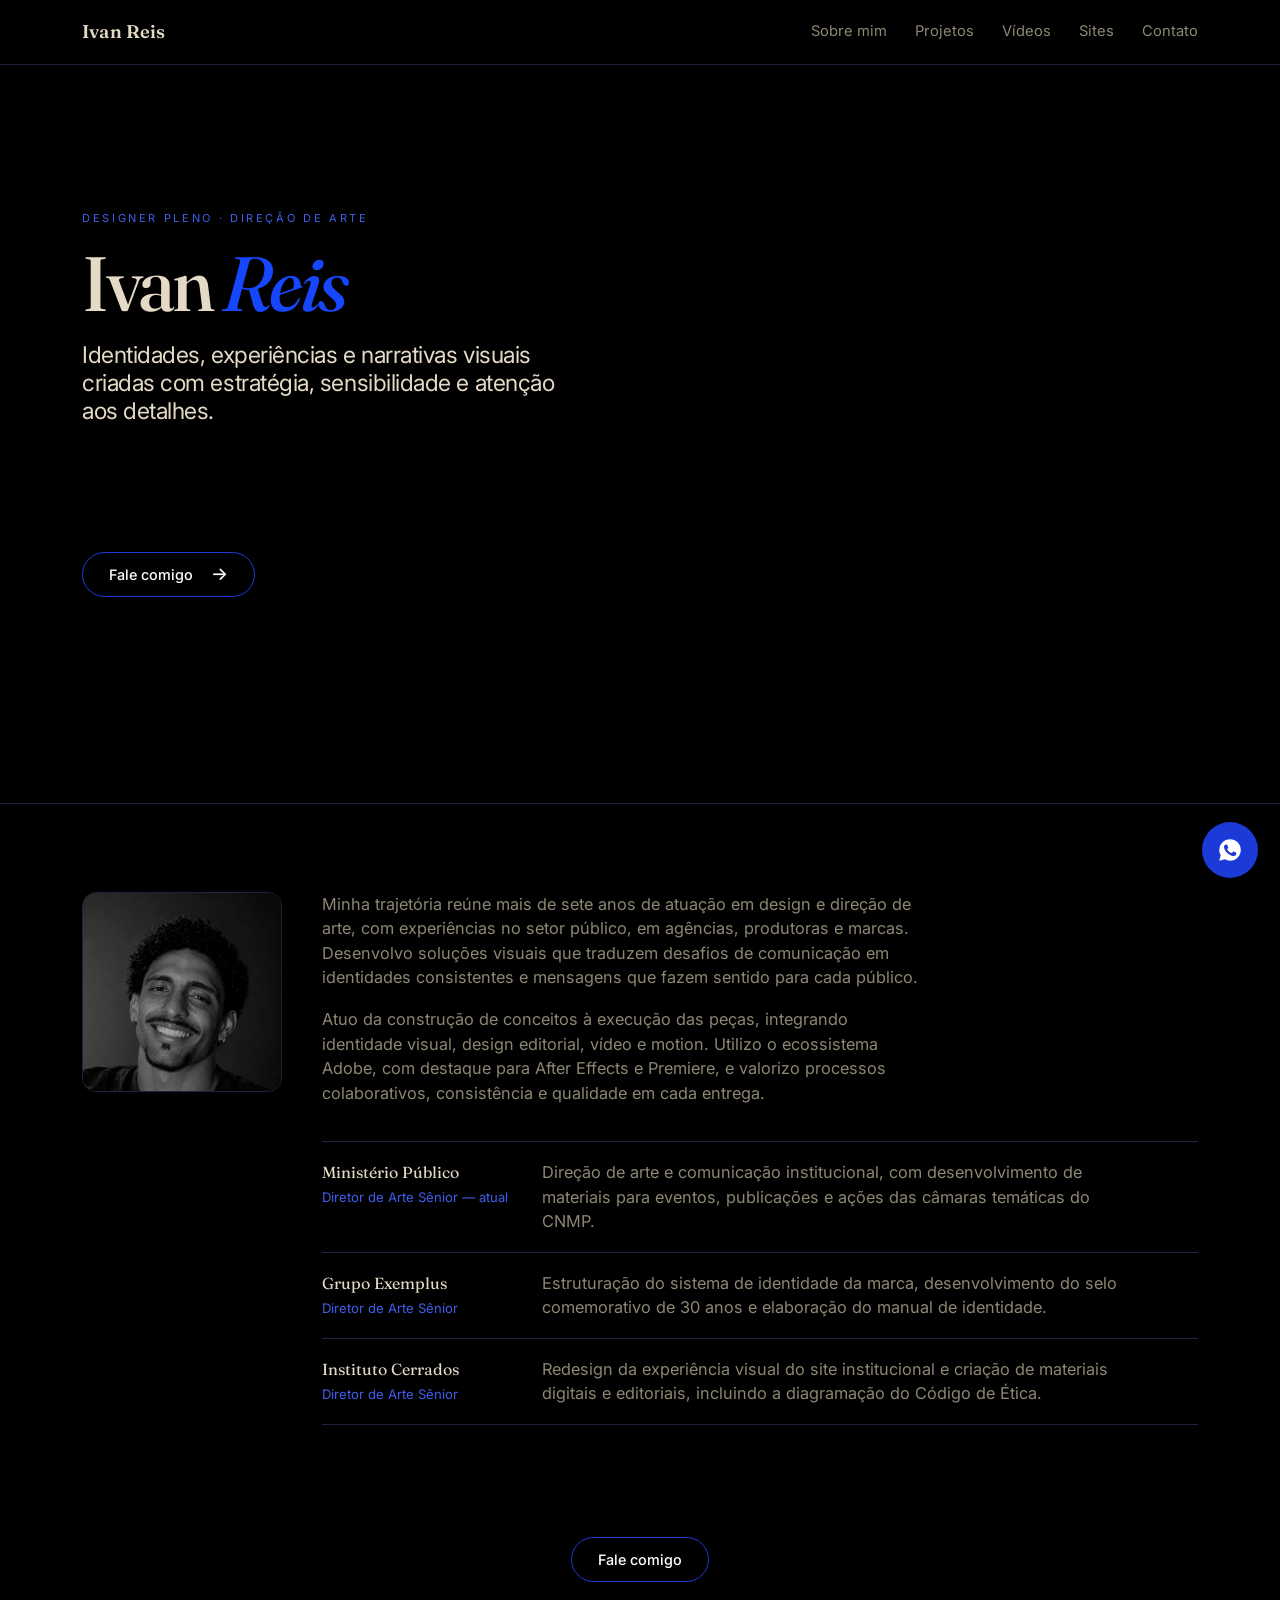
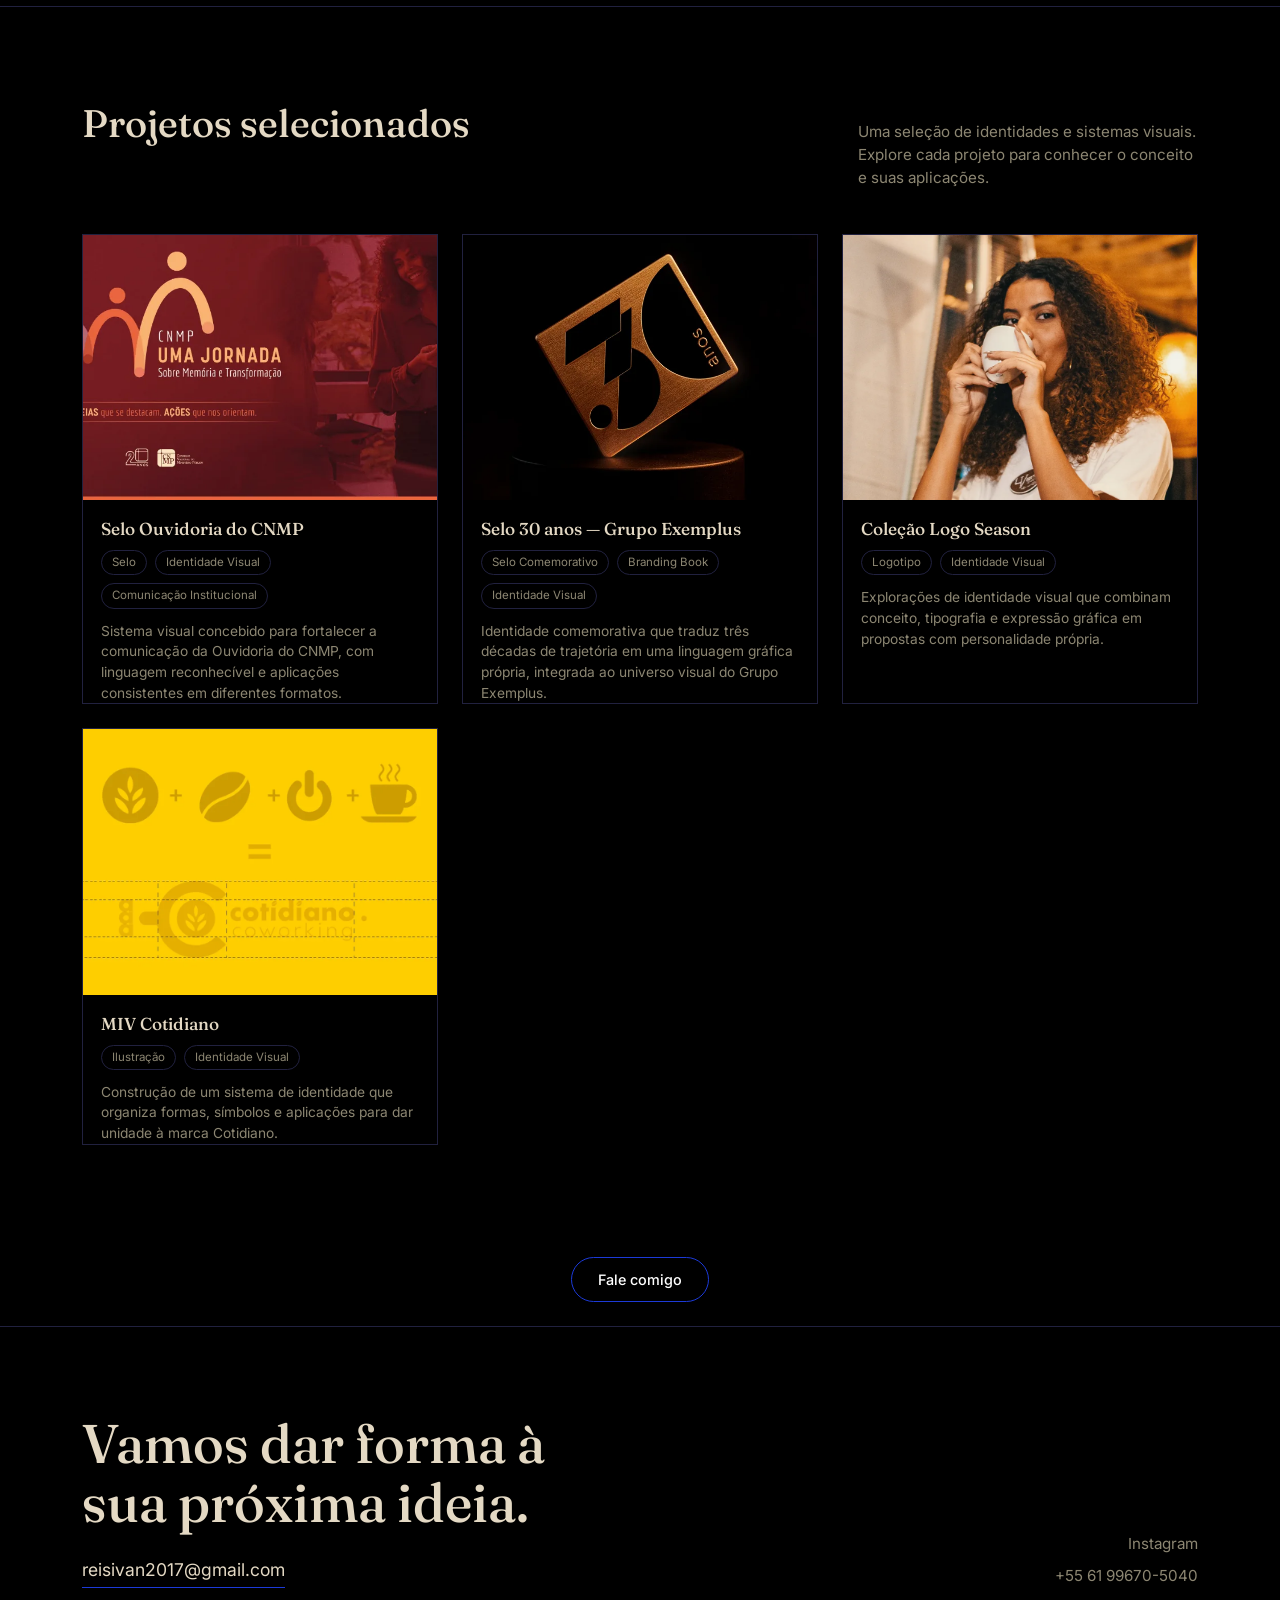
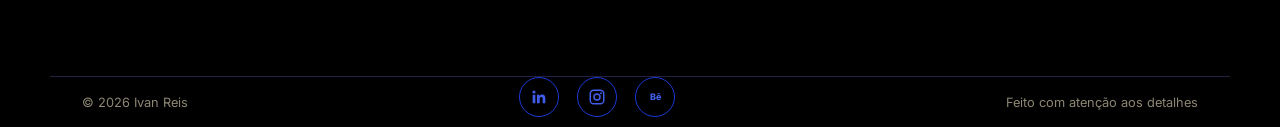
<file: index.html>
<!DOCTYPE html>
<html lang="pt-BR">
<head>
<meta charset="UTF-8">
<meta name="viewport" content="width=device-width, initial-scale=1.0">
<title>Ivan Reis — Design & Direção de Arte</title>
<meta name="description" content="Portfólio de Ivan Reis, designer e diretor de arte — identidade visual, motion e comunicação institucional.">
<link rel="preconnect" href="https://fonts.googleapis.com">
<link rel="preconnect" href="https://fonts.gstatic.com" crossorigin>
<link href="https://fonts.googleapis.com/css2?family=Fraunces:ital,opsz,wght@0,9..144,300;0,9..144,500;0,9..144,600;0,9..144,700;1,9..144,500&family=Inter:wght@400;500;600&display=swap" rel="stylesheet">
<link rel="stylesheet" href="styles.css">
<script>
// O visual 3D é carregado apenas em telas amplas, evitando travamentos no celular.
if (window.matchMedia('(min-width: 861px)').matches && !navigator.connection?.saveData) {
  const splineScript = document.createElement('script');
  splineScript.type = 'module';
  splineScript.src = 'https://cdn.spline.design/@splinetool/viewer@2.0.59/build/spline-viewer.js';
  document.head.appendChild(splineScript);
}
</script>


<style id="ivan-layout-adjustments">
/* Ajustes solicitados */
.hero-content {
  transform: translateX(5vw);
}
.cta-band .wrap {
  text-align: center;
}
.cta-band .wrap > h2 {
  display: none;
}
.cta-actions {
  display: flex;
  justify-content: center;
  align-items: center;
}
.cta-btn {
  display: inline-flex;
  align-items: center;
  justify-content: center;
}
footer {
  padding-bottom: 34px;
}
.social-links {
  gap: 18px;
}
@media (max-width: 900px) {
  .hero-content {
    transform: translateX(2vw);
  }
}
@media (max-width: 600px) {
  .hero-content {
    transform: none;
  }
  footer {
      padding-bottom: 10px;
    }
  .social-links {
    gap: 16px;
  }
}
</style>


<style>
  /* Ajustes solicitados */
  .cta-band {
    padding-top: 24px;
    padding-bottom: 24px;
  }

  .cta-band .wrap {
    display: flex;
    justify-content: center;
    align-items: center;
  }

  .cta-actions {
    margin: 0;
    display: flex;
    justify-content: center;
    align-items: center;
  }

  .cta-btn {
    margin: 0;
  }

  /* Respiro entre os ícones e a linha final do rodapé */
  footer {
    padding-bottom: 10px;
  }

  .social-links {
    gap: 18px;
    margin-bottom: 10px;
  }
</style>


<style id="hero-model-2">
/* ================= HERO — MODELO 2 ================= */
/* Texto e botão sobem: em vez de colados na base, ficam no meio/alto do hero */
#hero.hero-model-2 {
  align-items: center;
  padding: 80px 0 140px;
}

.hero-model-2 .hero-content {
  transform: none;
}

.hero-model-2 .hero-grid {
  align-items: center;
  grid-template-columns: minmax(0, 1fr);
}

/* Crachá 3D ocupa só a metade direita da tela; texto fica à esquerda */
.hero-model-2 .hero-media spline-viewer {
  /* --spline-x: negativo = crachá vai para a esquerda; positivo = vai para a direita */
  --spline-x: -37%;
  left: calc(50% + var(--spline-x));
  width: 50%;
}

.hero-model-2 .hero-side-compact {
  display: none;
}

.hero-copy-compact {
  max-width: 560px;
  position: relative;
  z-index: 3;
}

.hero-model-2 .hero-eyebrow {
  margin-bottom: 22px;
  letter-spacing: .24em;
  font-size: 11px;
}

.hero-name {
  margin: 0 0 22px;
  font-family: "Fraunces", serif;
  font-size: clamp(58px, 6vw, 88px);
  line-height: .92;
  font-weight: 500;
  letter-spacing: -.045em;
}

.hero-name em {
  color: #1647ff;
  font-style: italic;
}

.hero-lead {
  max-width: 500px;
  margin: 0 0 18px;
  font-size: clamp(20px, 1.8vw, 27px);
  line-height: 1.22;
  letter-spacing: -.02em;
}

.hero-copy-compact .hero-desc {
  max-width: 500px;
  margin: 0 0 28px;
  line-height: 1.55;
}

.hero-cta {
  display: inline-flex;
  align-items: center;
  justify-content: center;
  gap: 18px;
  margin-top: 2px;
}

.hero-cta span {
  font-size: 18px;
  line-height: 1;
  transition: transform .25s ease;
}

.hero-cta:hover span {
  transform: translateX(4px);
}

.hero-side-compact {
  align-self: center;
  margin-top: 170px;
}

.hero-side-compact dl {
  max-width: 310px;
}

@media (max-width: 900px) {
  .hero-model-2 .hero-content {
    transform: none;
  }

  .hero-model-2 .hero-grid {
    grid-template-columns: 1fr;
  }

  /* No celular o crachá volta a ocupar a tela toda, atrás do texto */
  .hero-model-2 .hero-media spline-viewer {
    --spline-x: -50%;
    left: calc(50% + var(--spline-x));
    width: 100%;
  }

  .hero-copy-compact {
    max-width: 600px;
  }

  .hero-side-compact {
    margin-top: 24px;
  }
}

@media (max-width: 600px) {
  .hero-name {
    font-size: 58px;
  }

  .hero-lead {
    font-size: 21px;
  }

  .hero-model-2 .hero-eyebrow {
    font-size: 9px;
    letter-spacing: .18em;
  }
}
</style>


<style id="mobile-performance-overrides">
/* MOBILE 2026: espaçamento compacto e scroll responsivo */
@media (max-width: 860px) {
  html { scroll-behavior: auto; }
  html, body { overflow-x: clip; }
  body { -webkit-overflow-scrolling: touch; }
  .wrap { padding-inline: 20px; }
  section { padding-block: 48px; }
  .site-nav .nav-inner { padding: 13px 20px; min-height: 58px; }
  .nav-dropdown a { padding: 13px 20px; }
  #hero.hero-model-2 { min-height: unset; padding: 78px 0 48px; align-items: flex-start; }
  #hero .hero-content { transform: none; }
  #hero .hero-media { opacity: .7; pointer-events: none; }
  #hero .hero-media spline-viewer { display: none; }
  #hero .hero-media::after {
    background: radial-gradient(ellipse 85% 55% at 88% 30%, rgba(28,58,216,.17), transparent 75%),
      linear-gradient(180deg, transparent 30%, #000 100%);
  }
  .hero-copy-compact { max-width: 100%; }
  .hero-name { font-size: clamp(53px, 13vw, 78px); margin-bottom: 17px; }
  .hero-lead { font-size: clamp(19px, 5vw, 23px); line-height: 1.3; margin-bottom: 13px; }
  .hero-copy-compact .hero-desc { font-size: .94rem; line-height: 1.55; margin: 0 0 20px; }
  .hero-model-2 .hero-eyebrow { margin-bottom: 15px; letter-spacing: .13em; }
  .hero-cta { margin-top: 0; }
  .cta-btn { min-height: 44px; padding: 10px 22px; }
  section#about { padding-top: 42px; padding-bottom: 34px; }
  .about-grid { gap: 21px; }
  .about-photo { max-width: 138px; }
  .about-text p { font-size: .94rem; line-height: 1.56; margin-bottom: 12px; }
  .about-exp { margin-top: 20px; }
  .about-exp-row { padding: 13px 0; gap: 5px; }
  /* CTA imediatamente após a seção anterior, sem dois blocos de espaçamento */
  .cta-band, #cta-2, #cta-3 { padding: 12px 0 32px; }
  .cta-band .wrap { padding-inline: 20px; }
  .cta-actions { margin: 0; }
  #work { padding-top: 39px; padding-bottom: 36px; }
  .section-head { display: block; margin-bottom: 22px; }
  .section-head h2 { margin-bottom: 8px; }
  .section-head p { max-width: 100%; font-size: .9rem; }
  .work-grid { gap: 20px; }
  .work-item .frame { aspect-ratio: 4/3; }
  .work-meta { padding: 13px 15px 6px; }
  .work-tags { padding: 0 15px 3px; gap: 6px; }
  .work-desc { padding: 7px 15px 17px; font-size: .85rem; line-height: 1.52; }
  #contact { padding-block: 48px; }
  #contact h2 { margin-bottom: 14px; }
  .contact-inner { gap: 19px; }
  .contact-email { max-width: 100%; font-size: clamp(.9rem, 4vw, 1.1rem); overflow-wrap: anywhere; }
  footer { padding: 24px 20px 20px; gap: 14px; }
  .project-modal { -webkit-backdrop-filter: none; backdrop-filter: none; }
  .project-modal-inner { overscroll-behavior: contain; -webkit-overflow-scrolling: touch; }
  .project-modal .modal-body { padding: 60px 20px 22px; }
  .project-modal .modal-gallery img { height: auto; }
}
@media (max-width: 460px) {
  #hero.hero-model-2 { padding-top: 60px; padding-bottom: 35px; }
  .hero-name { font-size: 56px; }
  section#about { padding-top: 30px; }
  .work-grid { gap: 17px; }
}
@media (prefers-reduced-motion: reduce) {
  .project-modal, .project-modal-inner, [data-reveal] { transition: none !important; }
}

</style>
</head>
<body>

<header class="site-nav">
  <div class="nav-inner">
    <div class="nav-mark">Ivan Reis</div>
    <nav class="nav-links" aria-label="Navegação principal">
      <a href="#about">Sobre mim</a>
      <a href="#work">Projetos</a>
      <a href="videos.html">Vídeos</a>
      <a href="sites.html">Sites</a>
      <a href="#contact">Contato</a>
    </nav>
    <button class="nav-toggle" id="navToggle" aria-expanded="false" aria-controls="navDropdown" aria-label="Abrir menu">
      <span></span><span></span><span></span>
    </button>
  </div>
  <nav class="nav-dropdown" id="navDropdown" aria-label="Navegação móvel">
    <a href="#about">Sobre mim</a>
    <a href="#work">Projetos</a>
    <a href="videos.html">Vídeos</a>
    <a href="sites.html">Sites</a>
    <a href="#contact">Contato</a>
  </nav>
</header>

<main>

  <!-- ================= HERO — MODELO 2 ================= -->
  <section id="hero" class="hero-model-2">
    <div class="hero-media" aria-hidden="true">
      <spline-viewer url="https://prod.spline.design/dFhVkfyk1cYRoHW6/scene.splinecode"></spline-viewer>
      <div class="spline-badge-mask"></div>
    </div>

    <div class="wrap hero-content">
      <div class="hero-grid">
        <div class="hero-copy-compact">
          <p class="hero-eyebrow">DESIGNER PLENO · DIREÇÃO DE ARTE</p>

          <h1 class="hero-name">Ivan <em>Reis</em></h1>

          <p class="hero-lead">
            Identidades, experiências e narrativas visuais criadas com estratégia, sensibilidade e atenção aos detalhes.
          </p>

          <p class="hero-desc">
            Há mais de sete anos, atuo entre direção de arte, branding, campanhas e motion design, conectando intenção, estética e comunicação em projetos de diferentes escalas.
          </p>

          <a class="cta-btn hero-cta" href="https://wa.me/5561996705040" target="_blank" rel="noopener">
            Fale comigo <span aria-hidden="true">→</span>
          </a>
        </div>

        <div class="hero-side hero-side-compact">
          <dl>
            <dt> </dt>
            <dd> </dd>
          </dl>
        </div>
      </div>
    </div>
  </section>

  
  <!-- ================= SOBRE MIM ================= -->
  <section id="about">
    <div class="wrap about-grid">
      <div class="about-photo" data-reveal>
        <img src="Foto de Ivan Reis.png" alt="Foto de Ivan Reis">
      </div>
      <div class="about-text" data-reveal>
        <p>Minha trajetória reúne mais de sete anos de atuação em design e direção de arte, com experiências no setor público, em agências, produtoras e marcas. Desenvolvo soluções visuais que traduzem desafios de comunicação em identidades consistentes e mensagens que fazem sentido para cada público.</p>
        <p>Atuo da construção de conceitos à execução das peças, integrando identidade visual, design editorial, vídeo e motion. Utilizo o ecossistema Adobe, com destaque para After Effects e Premiere, e valorizo processos colaborativos, consistência e qualidade em cada entrega.</p>

        <div class="about-exp">
          <div class="about-exp-row">
            <div class="about-exp-role">Ministério Público<span>Diretor de Arte Sênior — atual</span></div>
            <p class="about-exp-desc">Direção de arte e comunicação institucional, com desenvolvimento de materiais para eventos, publicações e ações das câmaras temáticas do CNMP.</p>
          </div>
          <div class="about-exp-row">
            <div class="about-exp-role">Grupo Exemplus<span>Diretor de Arte Sênior</span></div>
            <p class="about-exp-desc">Estruturação do sistema de identidade da marca, desenvolvimento do selo comemorativo de 30 anos e elaboração do manual de identidade.</p>
          </div>
          <div class="about-exp-row">
            <div class="about-exp-role">Instituto Cerrados<span>Diretor de Arte Sênior</span></div>
            <p class="about-exp-desc">Redesign da experiência visual do site institucional e criação de materiais digitais e editoriais, incluindo a diagramação do Código de Ética.</p>
          </div>
        </div>
      </div>
    </div>
  </section>

  <!-- ================= CTA 2 ================= -->
  <section class="cta-band" id="cta-2">
    <div class="wrap" data-reveal>
        <div class="cta-actions">
        <a class="cta-btn" href="https://wa.me/5561996705040" target="_blank" rel="noopener">Fale comigo</a>
      </div>
    </div>
  </section>

  <!-- ================= WORK ================= -->
  <section id="work">
    <div class="wrap">
      <div class="section-head" data-reveal>
        <h2>Projetos selecionados</h2>
        <p>Uma seleção de identidades e sistemas visuais. Explore cada projeto para conhecer o conceito e suas aplicações.</p>
      </div>

      <div class="work-grid">

        <div class="work-item work-item--ouvidoria" data-reveal tabindex="0" role="button" aria-haspopup="dialog" data-modal="modal-ouvidoria">
          <div class="frame">
            <img src="thumb_ouvidoria.webp" alt="Selo Ouvidoria do CNMP" loading="lazy">
          </div>
          <div class="work-meta">
            <h3>Selo Ouvidoria do CNMP</h3>
            <span><!-- ANO --></span>
          </div>
          <div class="work-tags">
            <span>Selo</span>
            <span>Identidade Visual</span>
            <span>Comunicação Institucional</span>
          </div>
          <p class="work-desc">Sistema visual concebido para fortalecer a comunicação da Ouvidoria do CNMP, com linguagem reconhecível e aplicações consistentes em diferentes formatos.</p>
        </div>

        <div class="work-item work-item--selo30" data-reveal tabindex="0" role="button" aria-haspopup="dialog" data-modal="modal-selo30">
          <div class="frame">
            <img src="thumb_selo_30_anos.webp" alt="Selo 30 anos — Grupo Exemplus" loading="lazy">
          </div>
          <div class="work-meta">
            <h3>Selo 30 anos — Grupo Exemplus</h3>
            <span><!-- ANO --></span>
          </div>
          <div class="work-tags">
            <span>Selo Comemorativo</span>
            <span>Branding Book</span>
            <span>Identidade Visual</span>
          </div>
          <p class="work-desc">Identidade comemorativa que traduz três décadas de trajetória em uma linguagem gráfica própria, integrada ao universo visual do Grupo Exemplus.</p>
        </div>

        <div class="work-item work-item--logoseason" data-reveal tabindex="0" role="button" aria-haspopup="dialog" data-modal="modal-logoseason">
          <div class="frame">
            <img src="thumb_logo_season_veertien.webp" alt="Coleção Logo Season — Veertien" loading="lazy">
          </div>
          <div class="work-meta">
            <h3>Coleção Logo Season</h3>
            <span><!-- ANO --></span>
          </div>
          <div class="work-tags">
            <span>Logotipo</span>
            <span>Identidade Visual</span>
          </div>
          <p class="work-desc">Explorações de identidade visual que combinam conceito, tipografia e expressão gráfica em propostas com personalidade própria.</p>
        </div>

        <div class="work-item work-item--miv" data-reveal tabindex="0" role="button" aria-haspopup="dialog" data-modal="modal-miv">
          <div class="frame">
            <img src="thumb_miv_cotidiano.webp" alt="MIV Cotidiano" loading="lazy">
          </div>
          <div class="work-meta">
            <h3>MIV Cotidiano</h3>
            <span><!-- ANO --></span>
          </div>
          <div class="work-tags">
            <span>Ilustração</span>
            <span>Identidade Visual</span>
          </div>
          <p class="work-desc">Construção de um sistema de identidade que organiza formas, símbolos e aplicações para dar unidade à marca Cotidiano.</p>
        </div>

      </div>
    </div>
  </section>

  <!-- ================= CTA 3 ================= -->
  <section class="cta-band" id="cta-3">
    <div class="wrap" data-reveal>
        <div class="cta-actions">
        <a class="cta-btn" href="https://wa.me/5561996705040" target="_blank" rel="noopener">Fale comigo</a>
      </div>
    </div>
  </section>

  <!-- Galerias de projeto: imagens locais, sem iframes do Behance. -->

  <div class="project-modal" id="modal-ouvidoria" role="dialog" aria-modal="true" aria-hidden="true" aria-labelledby="modal-ouvidoria-title" tabindex="-1">
    <div class="project-modal-inner" role="document">
      <button type="button" class="modal-close" aria-label="Fechar projeto">&times;</button>
      <div class="modal-body">
        <p class="project-eyebrow">Selo · Identidade visual · Comunicação institucional</p>
        <h3 id="modal-ouvidoria-title">Selo Ouvidoria do CNMP</h3>
        <p class="modal-desc">Uma proposta visual para dar reconhecimento e continuidade à comunicação institucional da Ouvidoria do CNMP.</p>
      </div>
      <div class="modal-gallery">
        <figure class="project-image"><img data-src="Ouvidoria.png" loading="lazy" alt="Selo Ouvidoria do CNMP — peça 1" decoding="async"><figcaption class="image-error" hidden>Imagem não encontrada: Ouvidoria.png. Coloque o arquivo na pasta do site.</figcaption></figure>
      </div>
      <div class="modal-footer"><span>01 peça</span><span>Role para explorar o projeto ↓</span></div>
    </div>
  </div>

  <div class="project-modal" id="modal-selo30" role="dialog" aria-modal="true" aria-hidden="true" aria-labelledby="modal-selo30-title" tabindex="-1">
    <div class="project-modal-inner" role="document">
      <button type="button" class="modal-close" aria-label="Fechar projeto">&times;</button>
      <div class="modal-body">
        <p class="project-eyebrow">Selo comemorativo · Branding · Identidade visual</p>
        <h3 id="modal-selo30-title">Selo 30 anos — Grupo Exemplus</h3>
        <p class="modal-desc">Uma celebração de trajetória traduzida em símbolo, linguagem e aplicações para diferentes pontos de contato.</p>
      </div>
      <div class="modal-gallery">
        <figure class="project-image"><img data-src="design_selo1.png" loading="lazy" alt="Selo 30 anos — Grupo Exemplus — peça 1" decoding="async"><figcaption class="image-error" hidden>Imagem não encontrada: design_selo1.png. Coloque o arquivo na pasta do site.</figcaption></figure>
        <figure class="project-image"><img data-src="design_selo2.png" loading="lazy" alt="Selo 30 anos — Grupo Exemplus — peça 2" decoding="async"><figcaption class="image-error" hidden>Imagem não encontrada: design_selo2.png. Coloque o arquivo na pasta do site.</figcaption></figure>
        <figure class="project-image"><img data-src="design_selo3.png" loading="lazy" alt="Selo 30 anos — Grupo Exemplus — peça 3" decoding="async"><figcaption class="image-error" hidden>Imagem não encontrada: design_selo3.png. Coloque o arquivo na pasta do site.</figcaption></figure>
        <figure class="project-image"><img data-src="design_selo4.png" loading="lazy" alt="Selo 30 anos — Grupo Exemplus — peça 4" decoding="async"><figcaption class="image-error" hidden>Imagem não encontrada: design_selo4.png. Coloque o arquivo na pasta do site.</figcaption></figure>
        <figure class="project-image"><img data-src="design_selo5.png" loading="lazy" alt="Selo 30 anos — Grupo Exemplus — peça 5" decoding="async"><figcaption class="image-error" hidden>Imagem não encontrada: design_selo5.png. Coloque o arquivo na pasta do site.</figcaption></figure>
        <figure class="project-image"><img data-src="design_selo6.png" loading="lazy" alt="Selo 30 anos — Grupo Exemplus — peça 6" decoding="async"><figcaption class="image-error" hidden>Imagem não encontrada: design_selo6.png. Coloque o arquivo na pasta do site.</figcaption></figure>
        <figure class="project-image"><img data-src="design_selo7.png" loading="lazy" alt="Selo 30 anos — Grupo Exemplus — peça 7" decoding="async"><figcaption class="image-error" hidden>Imagem não encontrada: design_selo7.png. Coloque o arquivo na pasta do site.</figcaption></figure>
      </div>
      <div class="modal-footer"><span>07 peças</span><span>Role para explorar o projeto ↓</span></div>
    </div>
  </div>

  <div class="project-modal" id="modal-logoseason" role="dialog" aria-modal="true" aria-hidden="true" aria-labelledby="modal-logoseason-title" tabindex="-1">
    <div class="project-modal-inner" role="document">
      <button type="button" class="modal-close" aria-label="Fechar projeto">&times;</button>
      <div class="modal-body">
        <p class="project-eyebrow">Logotipos · Identidade visual</p>
        <h3 id="modal-logoseason-title">Coleção Logo Season</h3>
        <p class="modal-desc">Uma coleção de estudos e soluções de marca reunidos na Logo Season.</p>
      </div>
      <div class="modal-gallery">
        <figure class="project-image"><img data-src="logo_season_1.png" loading="lazy" alt="Coleção Logo Season — peça 1" decoding="async"><figcaption class="image-error" hidden>Imagem não encontrada: logo_season_1.png. Coloque o arquivo na pasta do site.</figcaption></figure>
        <figure class="project-image"><img data-src="logo_season_2.png" loading="lazy" alt="Coleção Logo Season — peça 2" decoding="async"><figcaption class="image-error" hidden>Imagem não encontrada: logo_season_2.png. Coloque o arquivo na pasta do site.</figcaption></figure>
        <figure class="project-image"><img data-src="logo_season_3.png" loading="lazy" alt="Coleção Logo Season — peça 3" decoding="async"><figcaption class="image-error" hidden>Imagem não encontrada: logo_season_3.png. Coloque o arquivo na pasta do site.</figcaption></figure>
      </div>
      <div class="modal-footer"><span>03 peças</span><span>Role para explorar o projeto ↓</span></div>
    </div>
  </div>

  <div class="project-modal" id="modal-miv" role="dialog" aria-modal="true" aria-hidden="true" aria-labelledby="modal-miv-title" tabindex="-1">
    <div class="project-modal-inner" role="document">
      <button type="button" class="modal-close" aria-label="Fechar projeto">&times;</button>
      <div class="modal-body">
        <p class="project-eyebrow">Manual de identidade visual · Branding</p>
        <h3 id="modal-miv-title">MIV Cotidiano</h3>
        <p class="modal-desc">Apresentação do projeto de identidade visual Cotidiano.</p>
      </div>
      <div class="modal-gallery">
        <figure class="project-image"><img data-src="Cotidiano.png" loading="lazy" alt="MIV Cotidiano — peça 1" decoding="async"><figcaption class="image-error" hidden>Imagem não encontrada: Cotidiano.png. Coloque o arquivo na pasta do site.</figcaption></figure>
      </div>
      <div class="modal-footer"><span>01 peça</span><span>Role para explorar o projeto ↓</span></div>
    </div>
  </div>

  <!-- ================= CONTACT ================= -->
  <section id="contact">
    <div class="wrap contact-inner">
      <div data-reveal>
        <h2>Vamos dar forma à sua próxima ideia.</h2>
        <a class="contact-email" href="mailto:reisivan2017@gmail.com">
          reisivan2017@gmail.com
        </a>
      </div>
      <div class="contact-links" data-reveal>
        <a href="https://www.instagram.com/ivansilvareis/" target="_blank" rel="noopener">Instagram</a>
        <a href="tel:+5561996705040">+55 61 99670-5040</a>
      </div>
    </div>
  </section>

</main>

<footer class="wrap">
  <span>© 2026 Ivan Reis</span>
  <div class="social-links">
    <!-- TROQUE pelo link do seu perfil no LinkedIn -->
    <a href="https://www.linkedin.com/in/ivan-reis-76b529192/" target="_blank" rel="noopener" aria-label="LinkedIn">
      <svg viewBox="0 0 24 24" xmlns="http://www.w3.org/2000/svg"><path d="M20.447 20.452h-3.554v-5.569c0-1.328-.027-3.037-1.852-3.037-1.853 0-2.136 1.445-2.136 2.939v5.667H9.351V9h3.414v1.561h.046c.477-.9 1.637-1.85 3.37-1.85 3.601 0 4.267 2.37 4.267 5.455v6.286zM5.337 7.433a2.062 2.062 0 1 1 0-4.125 2.062 2.062 0 0 1 0 4.125zM7.119 20.452H3.555V9h3.564v11.452z"/></svg>
    </a>
    <a href="https://www.instagram.com/ivansilvareis/" target="_blank" rel="noopener" aria-label="Instagram">
      <svg viewBox="0 0 24 24" xmlns="http://www.w3.org/2000/svg"><path d="M7.5 2h9A5.5 5.5 0 0 1 22 7.5v9a5.5 5.5 0 0 1-5.5 5.5h-9A5.5 5.5 0 0 1 2 16.5v-9A5.5 5.5 0 0 1 7.5 2zm0 2A3.5 3.5 0 0 0 4 7.5v9A3.5 3.5 0 0 0 7.5 20h9a3.5 3.5 0 0 0 3.5-3.5v-9A3.5 3.5 0 0 0 16.5 4h-9zM12 7a5 5 0 1 1 0 10 5 5 0 0 1 0-10zm0 2a3 3 0 1 0 0 6 3 3 0 0 0 0-6zm5.25-3.25a1.25 1.25 0 1 1 0 2.5 1.25 1.25 0 0 1 0-2.5z"/></svg>
    </a>
    <!-- TROQUE pelo link do seu perfil no Behance -->
    <a href="https://www.behance.net/artsreis" target="_blank" rel="noopener" aria-label="Behance">
      <svg viewBox="0 0 24 24" xmlns="http://www.w3.org/2000/svg"><text x="12" y="16.5" text-anchor="middle" font-family="Inter, Arial, sans-serif" font-weight="800" font-size="12">Bē</text></svg>
    </a>
  </div>
  <span>Feito com atenção aos detalhes</span>
</footer>

<a class="whatsapp-float" href="https://wa.me/5561996705040" target="_blank" rel="noopener" aria-label="Conversar no WhatsApp">
  <svg viewBox="0 0 24 24" xmlns="http://www.w3.org/2000/svg"><path d="M12.04 2C6.58 2 2.13 6.45 2.13 11.91c0 1.75.46 3.45 1.32 4.95L2.05 22l5.25-1.38a9.9 9.9 0 0 0 4.74 1.21h.01c5.46 0 9.9-4.45 9.9-9.91 0-2.65-1.03-5.14-2.9-7.01A9.87 9.87 0 0 0 12.04 2Zm5.8 14.11c-.24.68-1.4 1.3-1.93 1.35-.5.05-1.02.24-3.4-.71-2.88-1.15-4.73-4.05-4.87-4.24-.14-.19-1.17-1.55-1.17-2.96 0-1.4.74-2.09 1-2.38.26-.28.57-.35.76-.35.19 0 .38 0 .55.01.17.01.41-.07.64.48.24.58.81 2 .88 2.15.07.14.11.31.02.5-.09.19-.14.31-.28.47-.14.17-.29.37-.42.5-.14.14-.28.29-.12.57.16.28.71 1.17 1.52 1.9 1.04.94 1.92 1.23 2.2 1.37.28.14.44.12.61-.07.16-.19.7-.81.88-1.09.19-.28.38-.23.63-.14.26.09 1.65.78 1.93.92.28.14.47.21.54.33.07.12.07.68-.17 1.36Z"/></svg>
</a>

<script src="script.js"></script>

<!-- Deixa a roda do mouse rolar a página mesmo com o mouse sobre o crachá.
     O arrastar e o clique no 3D continuam funcionando. -->
<script>
(function () {
  var v = document.querySelector('.hero-media spline-viewer');
  if (!v) return;
  v.addEventListener('wheel', function (e) { e.stopPropagation(); }, { capture: true, passive: true });
})();
</script>

</body>
</html>
</file>
<file: styles.css>
:root{
  --bg: #000000;
  --bg-alt: #06060F;
  --surface: #0A0A16;
  --line: #21213F;
  --text: #E4D9C4;
  --text-muted: #8C8672;
  --accent: #1C3AD8;
  --accent-2: #405EEB;
  --overlay-ink: #E4D9C4;
  --serif: 'Fraunces', serif;
  --sans: 'Inter', sans-serif;
  --maxw: 1180px;
}

*{ box-sizing: border-box; }
html{ scroll-behavior: smooth; }
body{
  margin:0;
  background: var(--bg);
  color: var(--text);
  font-family: var(--sans);
  font-size: 16px;
  line-height: 1.5;
  -webkit-font-smoothing: antialiased;
}
img, video{ max-width:100%; display:block; }
a{ color: inherit; }

::selection{ background: var(--accent); color: var(--bg); }

:focus-visible{
  outline: 2px solid var(--accent-2);
  outline-offset: 3px;
}

.wrap{
  max-width: var(--maxw);
  margin: 0 auto;
  padding: 0 32px;
}

/* ---------- Reveal on scroll ---------- */
[data-reveal]{
  opacity: 0;
  transform: translateY(18px);
  transition: opacity .7s ease, transform .7s ease;
}
[data-reveal].is-visible{
  opacity: 1;
  transform: translateY(0);
}
@media (prefers-reduced-motion: reduce){
  [data-reveal]{ opacity:1; transform:none; transition:none; }
  html{ scroll-behavior: auto; }
}

/* ---------- Nav ---------- */
header.site-nav{
  position: sticky;
  top: 0;
  z-index: 50;
  background: rgba(0,0,0,0.82);
  backdrop-filter: blur(10px);
  border-bottom: 1px solid var(--line);
}
.nav-inner{
  max-width: var(--maxw);
  margin: 0 auto;
  padding: 18px 32px;
  display:flex;
  align-items:center;
  justify-content: space-between;
}
.nav-mark{
  font-family: var(--serif);
  font-weight: 600;
  font-size: 1.15rem;
  letter-spacing: 0.01em;
}
nav.nav-links{
  display:flex;
  gap: 28px;
}
nav.nav-links a{
  text-decoration: none;
  font-size: 0.92rem;
  color: var(--text-muted);
  position: relative;
  padding-bottom: 2px;
}
nav.nav-links a:hover{ color: var(--text); }
nav.nav-links a::after{
  content:'';
  position:absolute;
  left:0; bottom:-2px;
  width:0; height:1px;
  background: var(--accent);
  transition: width .25s ease;
}
nav.nav-links a:hover::after{ width:100%; }
.nav-toggle{
  display:none;
  background: none;
  border: none;
  padding: 6px;
  cursor: pointer;
  flex-direction: column;
  gap: 5px;
}
.nav-toggle span{
  width: 22px;
  height: 2px;
  background: var(--text);
  transition: transform .25s ease, opacity .25s ease;
}
.nav-toggle[aria-expanded="true"] span:nth-child(1){ transform: translateY(7px) rotate(45deg); }
.nav-toggle[aria-expanded="true"] span:nth-child(2){ opacity: 0; }
.nav-toggle[aria-expanded="true"] span:nth-child(3){ transform: translateY(-7px) rotate(-45deg); }

.nav-dropdown{
  display: none;
  flex-direction: column;
  border-top: 1px solid var(--line);
  background: var(--bg);
}
.nav-dropdown.is-open{ display: flex; }
.nav-dropdown a{
  padding: 16px 32px;
  text-decoration: none;
  color: var(--text);
  font-family: var(--serif);
  font-size: 1.1rem;
  border-bottom: 1px solid var(--line);
}
.nav-dropdown a:hover{ color: var(--accent-2); }

/* ---------- Hero ---------- */
#hero{
  position: relative;
  min-height: 82vh;
  display: flex;
  align-items: flex-end;
  overflow: hidden;
  padding: 96px 0 72px;
}
.hero-media{
  position: absolute;
  inset: 0;
  z-index: 0;
  display: flex;
  align-items: center;
  justify-content: center;
  opacity: 1;
}
/* Spline via iframe: centralizado, opacidade total */
.hero-media iframe{
  position: absolute;
  inset: 0;
  display: block;
  width: 100%;
  height: 100%;
  border: 0;
  opacity: 1;
  background: transparent;
}
/* Spline viewer: --spline-y sobe/desce o crachá.
   Mais negativo = sobe (ex.: -20%). 0% = sem deslocamento. */
.hero-media spline-viewer{
  --spline-y: -14%;
  position: absolute;
  left: 0;
  top: var(--spline-y);
  width: 100%;
  height: calc(100% - var(--spline-y));
  display: block;
  opacity: 1;
  background: transparent;
  touch-action: pan-y;
}
/* Esconde o badge "Built with Spline" (fica no canto inferior direito) */
.spline-badge-mask{
  position: absolute;
  right: 0;
  bottom: 0;
  width: 170px;
  height: 46px;
  z-index: 2;
  pointer-events: none;
  background: linear-gradient(90deg, transparent 0%, var(--bg) 45%);
}
@media (max-width: 860px){
  .spline-badge-mask{ width: 130px; height: 38px; }
}
/* Overlay do hero: degradê leve na base e um toque no lado esquerdo */
.hero-media::after{
  content:'';
  position:absolute;
  inset:0;
  pointer-events: none;
  background:
    linear-gradient(180deg, transparent 0%, transparent 70%, var(--bg) 100%),
    linear-gradient(90deg, rgba(0,0,0,0.25) 0%, rgba(0,0,0,0) 45%);
}
/* Vídeo de fundo da página de vídeos: sem escurecer, opacidade total */
#videos-intro .hero-media::after{
  background: linear-gradient(180deg, transparent 0%, transparent 88%, var(--bg) 100%);
}
#videos-intro .page-intro .hero-eyebrow,
#videos-intro .page-intro h1,
#videos-intro .page-intro p{
  text-shadow: 0 2px 16px rgba(0,0,0,0.65);
}
.hero-content{
  position: relative;
  z-index: 1;
  width: 100%;
  pointer-events: none;
}
.hero-content a,
.hero-content button{ pointer-events: auto; }
/* Sombra leve para o texto continuar legível sobre o 3D */
.hero-content .hero-eyebrow,
.hero-content .hero-statements,
.hero-content .hero-desc,
.hero-content .hero-side{
  text-shadow: 0 2px 14px rgba(0,0,0,0.6);
}
.hero-grid{
  display:grid;
  grid-template-columns: 1.4fr 0.9fr;
  gap: 40px;
  align-items:end;
}
.hero-eyebrow{
  font-size: 0.95rem;
  color: var(--accent-2);
  margin: 0 0 18px;
}

/* rotating identity statements */
.hero-statements{
  position: relative;
  height: clamp(2.8rem, 6.5vw, 4.8rem);
  margin: 0 0 28px;
  overflow: visible;
}
.hero-statements p{
  position: absolute;
  inset: 0;
  margin: 0;
  display: flex;
  align-items: center;
  font-family: var(--serif);
  font-weight: 500;
  font-size: clamp(2rem, 5vw, 3.6rem);
  line-height: 1.15;
  letter-spacing: -0.01em;
  opacity: 0;
  transform: translateY(14px);
  transition: opacity .6s ease, transform .6s ease;
}
.hero-statements p.is-active{
  opacity: 1;
  transform: translateY(0);
}
.hero-statements em{
  font-style: italic;
  color: var(--accent);
}

.hero-desc{
  max-width: 46ch;
  color: var(--text-muted);
  font-size: 1.05rem;
  opacity: 0;
  transform: translateY(10px);
  transition: opacity .8s ease .3s, transform .8s ease .3s;
}
.hero-desc.is-in{ opacity:1; transform:none; }

.hero-side{
  border-left: 1px solid rgba(228,217,196,0.2);
  padding-left: 32px;
}
.hero-side dl{ margin:0; }
.hero-side dt{
  font-size: 0.78rem;
  text-transform: none;
  color: var(--text-muted);
  margin-top: 22px;
}
.hero-side dt:first-child{ margin-top:0; }
.hero-side dd{
  margin: 4px 0 0;
  font-size: 1rem;
}

/* ---------- Section headers ---------- */
.section-head{
  display:flex;
  justify-content: space-between;
  align-items: baseline;
  gap: 24px;
  margin-bottom: 44px;
}
.section-head h2{
  font-family: var(--serif);
  font-weight: 500;
  font-size: clamp(1.8rem, 3vw, 2.4rem);
  margin: 0;
}
.section-head p{
  color: var(--text-muted);
  max-width: 34ch;
  margin: 0;
  font-size: 0.95rem;
}
section{ padding: 88px 0; }

/* ---------- Sobre mim ---------- */
section#about{
  border-top: 1px solid var(--line);
}
.about-grid{
  display:grid;
  grid-template-columns: 200px 1fr;
  gap: 40px;
  align-items: start;
}
.about-photo{
  aspect-ratio: 1;
  border: 1px solid var(--line);
  border-radius: 14px;
  overflow: hidden;
}
.about-photo img{
  width:100%; height:100%; object-fit: cover; object-position: center 20%;
}
.about-text p{
  color: var(--text-muted);
  font-size: 1.02rem;
  max-width: 60ch;
  margin: 0 0 18px;
}
.about-text p:last-child{ margin-bottom: 0; }
.about-exp{
  margin-top: 36px;
  display:flex;
  flex-direction: column;
}
.about-exp-row{
  display:grid;
  grid-template-columns: 200px 1fr;
  gap: 20px;
  padding: 18px 0;
  border-top: 1px solid var(--line);
}
.about-exp-row:last-child{ border-bottom: 1px solid var(--line); }
.about-exp-role{
  font-family: var(--serif);
  font-size: 1rem;
}
.about-exp-role span{
  display:block;
  font-family: var(--sans);
  font-size: 0.82rem;
  color: var(--accent-2);
  margin-top: 4px;
}
.about-exp-desc{
  color: var(--text-muted);
  font-size: 0.92rem;
  margin: 0;
}

section#work{ border-top: 1px solid var(--line); }
section#videos{ border-top: 1px solid var(--line); background: var(--bg-alt); }
section#contact{ border-top: 1px solid var(--line); }

/* ---------- Work grid ---------- */
.work-grid{
  display:grid;
  grid-template-columns: repeat(3, 1fr);
  gap: 24px;
}
.work-item{
  position: relative;
  border: 1px solid var(--line);
  overflow:hidden;
  text-decoration:none;
  color: var(--text);
  display: flex;
  flex-direction: column;
}
.work-item .frame{
  aspect-ratio: 4/3;
  background: var(--surface);
  overflow:hidden;
}
.work-item img, .work-item video{
  width:100%; height:100%; object-fit: cover;
  transition: transform .5s ease;
}
.work-item:hover img, .work-item:hover video{ transform: scale(1.045); }
.work-meta{
  display:flex;
  justify-content: space-between;
  align-items:flex-start;
  padding: 16px 18px 8px;
  gap: 12px;
}
.work-meta h3{
  margin:0;
  font-family: var(--serif);
  font-weight: 500;
  font-size: 1.08rem;
}
.work-meta span{
  font-size: 0.78rem;
  color: var(--text-muted);
  white-space: nowrap;
  padding-top: 3px;
}
.work-tags{
  display:flex;
  flex-wrap: wrap;
  gap: 8px;
  padding: 0 18px 4px;
}
.work-tags span{
  font-size: 0.72rem;
  color: var(--text-muted);
  border: 1px solid var(--line);
  padding: 3px 10px;
  border-radius: 100px;
}
.work-desc{
  padding: 8px 18px 0;
  margin: 0;
  font-size: 0.86rem;
  color: var(--text-muted);
  max-width: 46ch;
}

/* ---------- Botões: contorno azul, texto branco → hover preenchido azul ---------- */
.behance-btn,
.cta-btn{
  display: inline-flex;
  align-items: center;
  justify-content: center;
  gap: 8px;
  background: transparent;
  border: 1px solid var(--accent);
  color: #FFFFFF;
  text-decoration: none;
  cursor: pointer;
  transition: background .2s ease, border-color .2s ease;
}
.behance-btn{
  margin: 14px 18px 18px;
  padding: 9px 16px;
  align-self: flex-start;
  font-size: 0.82rem;
}
.behance-btn:hover,
.cta-btn:hover{
  background: var(--accent);
  border-color: var(--accent);
  color: #FFFFFF;
}
.modal-body .behance-btn{ margin: 14px 0 0; }

/* ---------- Carrossel (cards de projeto + modal) ---------- */
.frame.carousel{
  position: relative;
  cursor: pointer;
}
.frame.carousel img{
  position: absolute;
  inset: 0;
  width: 100%;
  height: 100%;
  object-fit: cover;
  opacity: 0;
  transition: opacity .45s ease, transform .5s ease;
  pointer-events: none;
}
.frame.carousel img.is-active{
  opacity: 1;
  position: relative;
}
.work-item:hover .frame.carousel img.is-active{
  transform: scale(1.045);
}
.carousel-arrow{
  position: absolute;
  top: 50%;
  transform: translateY(-50%);
  z-index: 2;
  width: 32px;
  height: 32px;
  border-radius: 50%;
  border: 1px solid var(--accent);
  background: rgba(0,0,0,0.35);
  color: #FFFFFF;
  font-size: 1.2rem;
  line-height: 1;
  display: flex;
  align-items: center;
  justify-content: center;
  cursor: pointer;
  opacity: 0;
  transition: opacity .2s ease, background .2s ease;
}
.frame.carousel:hover .carousel-arrow{ opacity: 1; }
.carousel-arrow:hover{ background: var(--accent); color: #FFFFFF; }
.carousel-arrow.prev{ left: 10px; }
.carousel-arrow.next{ right: 10px; }
.carousel-dots{
  position: absolute;
  z-index: 2;
  bottom: 12px;
  left: 50%;
  transform: translateX(-50%);
  display: flex;
  gap: 6px;
}
.carousel-dots button{
  width: 6px;
  height: 6px;
  padding: 0;
  border: none;
  border-radius: 50%;
  background: rgba(245,237,238,0.4);
  cursor: pointer;
}
.carousel-dots button.is-active{ background: var(--accent-2); }

/* ---------- Modal de projeto ---------- */
.project-modal{
  display: none;
  position: fixed;
  inset: 0;
  z-index: 100;
  align-items: center;
  justify-content: center;
  padding: 24px;
  background: rgba(0,0,0,0.85);
  backdrop-filter: blur(6px);
}
.project-modal.is-open{ display: flex; }
.project-modal-inner{
  position: relative;
  width: 100%;
  max-width: 920px;
  max-height: 88vh;
  overflow-y: auto;
  background: var(--bg-alt);
  border: 1px solid var(--line);
}
.modal-close{
  position: absolute;
  top: 14px;
  right: 14px;
  z-index: 5;
  width: 36px;
  height: 36px;
  border-radius: 50%;
  border: 1px solid var(--accent);
  background: rgba(0,0,0,0.35);
  color: #FFFFFF;
  font-size: 1.4rem;
  line-height: 1;
  cursor: pointer;
  display: flex;
  align-items: center;
  justify-content: center;
  transition: background .2s ease;
}
.modal-close:hover{ background: var(--accent); color: #FFFFFF; }
.modal-carousel{
  aspect-ratio: 16/9;
  background: #000;
}
.modal-body{ padding: 32px; }
.modal-body h3{
  font-family: var(--serif);
  font-weight: 500;
  font-size: 1.6rem;
  margin: 0 0 6px;
}
.modal-year{
  color: var(--text-muted);
  font-size: 0.85rem;
  margin: 0 0 18px;
}
.modal-body .work-tags{ padding: 0 0 20px; }
.modal-desc{
  color: var(--text-muted);
  font-size: 1rem;
  max-width: 68ch;
  margin: 0;
}

/* ---------- Botão flutuante do WhatsApp ---------- */
.whatsapp-float{
  position: fixed;
  right: 22px;
  bottom: 22px;
  z-index: 60;
  width: 56px;
  height: 56px;
  border-radius: 50%;
  background: var(--accent);
  color: #FFFFFF;
  display: flex;
  align-items: center;
  justify-content: center;
  box-shadow: 0 10px 28px rgba(0,0,0,0.45);
  transition: background .2s ease, transform .2s ease;
}
.whatsapp-float:hover{
  background: var(--accent-2);
  color: #FFFFFF;
  transform: scale(1.06);
}
.whatsapp-float svg{
  width: 26px;
  height: 26px;
  fill: currentColor;
}
@media (max-width: 860px){
  .whatsapp-float{ right: 16px; bottom: 16px; width: 50px; height: 50px; }
  .whatsapp-float svg{ width: 23px; height: 23px; }
}

/* ---------- CTA: só o botão, no final de cada seção ---------- */
.section-cta{
  display: flex;
  justify-content: center;
  margin-top: 40px;
}
.cta-btn{
  padding: 11px 26px;
  font-size: 0.9rem;
  font-weight: 500;
  border-radius: 100px;
}

/* ---------- Videos (horizontal scroll) ---------- */
.video-scroll{
  display:flex;
  gap: 22px;
  overflow-x: auto;
  padding-bottom: 12px;
  scroll-snap-type: x mandatory;
}
.video-scroll::-webkit-scrollbar{ height: 6px; }
.video-scroll::-webkit-scrollbar-thumb{ background: var(--line); }

.video-card{
  flex: 0 0 340px;
  scroll-snap-align: start;
}
.video-card .frame{
  aspect-ratio: 9/16;
  background: #000;
  border: 1px solid var(--line);
  overflow:hidden;
  position:relative;
}
.video-card video{ width:100%; height:100%; object-fit:cover; }
.video-card .play-badge{
  position:absolute;
  right: 14px; bottom: 14px;
  width: 38px; height:38px;
  border-radius: 50%;
  background: var(--accent);
  display:flex; align-items:center; justify-content:center;
}
.video-card .play-badge svg{ width:14px; height:14px; }
.video-card h3{
  font-family: var(--serif);
  font-weight: 500;
  font-size: 1rem;
  margin: 14px 0 4px;
}
.video-card p{
  margin:0;
  font-size: 0.85rem;
  color: var(--text-muted);
}

/* ---------- Videos (página dedicada, em grid) ---------- */
.video-grid{
  display:grid;
  grid-template-columns: repeat(auto-fill, minmax(240px, 1fr));
  gap: 28px;
}
.video-grid .video-card{ flex: none; }

/* ---------- Vídeos sobrepostos ---------- */
section#videos-showcase{ border-top: 1px solid var(--line); }
.showcase-wrap{
  position: relative;
  display: grid;
  grid-template-columns: 1fr 1fr;
  gap: 64px;
  max-width: 780px;
  margin: 0 auto;
}
.showcase-card{
  position: relative;
  border-radius: 18px;
  overflow: hidden;
  background: var(--surface);
  box-shadow: 0 16px 36px rgba(0,0,0,0.4);
}
.showcase-a, .showcase-c{
  aspect-ratio: 9/16;
}
.showcase-a video, .showcase-c video{
  width: 100%;
  height: 100%;
  object-fit: cover;
  display: block;
}
/* Vídeo B: sem moldura nem fundo, flutua por cima dos outros dois */
.showcase-b{
  position: absolute;
  top: 50%;
  left: 50%;
  transform: translate(-58%, -50%);
  width: 38%;
  z-index: 3;
  border-radius: 0;
  background: transparent;
  box-shadow: none;
  filter: drop-shadow(0 20px 34px rgba(0,0,0,0.55));
}
.showcase-b video{
  width: 100%;
  height: auto;
  display: block;
  background: transparent;
}
.mute-toggle{
  position: absolute;
  right: 14px;
  bottom: 14px;
  z-index: 4;
  width: 40px;
  height: 40px;
  border-radius: 50%;
  border: 1px solid var(--accent);
  background: rgba(0,0,0,0.35);
  color: #FFFFFF;
  display: flex;
  align-items: center;
  justify-content: center;
  cursor: pointer;
  transition: background .2s ease;
}
.mute-toggle:hover{ background: var(--accent); color: #FFFFFF; }
.mute-toggle svg{ width: 18px; height: 18px; fill: currentColor; }
.mute-toggle .icon-unmuted{ display: none; }
.mute-toggle[aria-pressed="true"] .icon-muted{ display: none; }
.mute-toggle[aria-pressed="true"] .icon-unmuted{ display: block; }

@media (max-width: 640px){
  .showcase-wrap{ grid-template-columns: 1fr 1fr; gap: 40px; max-width: 420px; }
  .showcase-b{ width: 46%; }
}

/* ---------- Feed 4:5 (1080x1350) ---------- */
section#videos-feed{ border-top: 1px solid var(--line); }
.feed-grid{
  display: grid;
  grid-template-columns: repeat(4, 1fr);
  gap: 20px;
}
.feed-card .frame{
  aspect-ratio: 1080 / 1350;
  background: var(--surface);
  border: 1px solid var(--line);
  border-radius: 14px;
  overflow: hidden;
}
.feed-card img,
.feed-card video{
  width: 100%;
  height: 100%;
  object-fit: cover;
  display: block;
}

section#videos-horizontal{ border-top: 1px solid var(--line); }

/* ---------- Página Sites (sem vídeo de fundo) ---------- */
#sites-intro{ padding: 140px 0 24px; }
#sites-grid-section{ border-top: 1px solid var(--line); }
.video-grid-horizontal{
  display:grid;
  grid-template-columns: repeat(2, 1fr);
  gap: 32px;
}
.video-grid-horizontal .video-card:nth-child(3){
  grid-column: 1 / -1;
}
.video-card.horizontal .frame{
  aspect-ratio: 16/9;
}

/* ---------- Intro da página de vídeos (com vídeo de fundo) ---------- */
#videos-intro{
  position: relative;
  min-height: 56vh;
  display: flex;
  align-items: flex-end;
  overflow: hidden;
  padding: 96px 0 56px;
}
#videos-intro .hero-media video{
  width: 100%;
  height: 100%;
  object-fit: cover;
}
.page-intro{
  position: relative;
  z-index: 1;
}
.page-intro .hero-eyebrow{ margin-bottom: 14px; }
.page-intro h1{
  font-family: var(--serif);
  font-weight: 500;
  font-size: clamp(2.2rem, 5vw, 3.4rem);
  margin: 0 0 16px;
}
.page-intro p{
  color: var(--text-muted);
  max-width: 52ch;
  margin: 0;
}

/* ---------- Contact ---------- */
.contact-inner{
  display:grid;
  grid-template-columns: 1.3fr 0.7fr;
  gap: 40px;
  align-items: end;
}
#contact h2{
  font-family: var(--serif);
  font-weight: 500;
  font-size: clamp(2rem, 5vw, 3.4rem);
  line-height: 1.08;
  margin: 0 0 24px;
  max-width: 14ch;
}
.contact-email{
  display:inline-flex;
  align-items:center;
  gap: 10px;
  font-size: 1.1rem;
  text-decoration: none;
  border-bottom: 1px solid var(--accent);
  padding-bottom: 4px;
}
.contact-links{
  display:flex;
  flex-direction: column;
  gap: 10px;
  text-align: right;
}
.contact-links a{
  text-decoration:none;
  color: var(--text-muted);
  font-size: 0.95rem;
}
.contact-links a:hover{ color: var(--text); }

footer{
  border-top: 1px solid var(--line);
  padding: 56px 32px 72px;
  font-size: 0.8rem;
  color: var(--text-muted);
  display:flex;
  align-items: center;
  justify-content: space-between;
  flex-wrap: wrap;
  gap: 16px;
}

/* ---------- Redes sociais (rodapé) ---------- */
.social-links{
  display: flex;
  gap: 12px;
}
.social-links a{
  width: 40px;
  height: 40px;
  border-radius: 50%;
  border: 1px solid var(--accent);
  color: var(--accent-2);
  display: flex;
  align-items: center;
  justify-content: center;
  transition: background .2s ease, color .2s ease;
}
.social-links a:hover{
  background: var(--accent);
  color: #FFFFFF;
}
.social-links svg{
  width: 18px;
  height: 18px;
  fill: currentColor;
}

/* ---------- Responsive ---------- */
@media (max-width: 860px){
  #hero{ min-height: auto; padding: 72px 0 48px; }
  #videos-intro{ min-height: auto; padding: 72px 0 32px; }
  #sites-intro{ padding: 108px 0 12px; }
  .hero-grid{ grid-template-columns: 1fr; }
  .hero-side{ border-left:none; border-top:1px solid rgba(228,217,196,0.2); padding-left:0; padding-top:24px; }
  .about-grid{ grid-template-columns: 1fr; gap: 28px; }
  .about-photo{ max-width: 160px; }
  .about-exp-row{ grid-template-columns: 1fr; gap: 6px; }
  .work-grid{ grid-template-columns: 1fr; }
  .video-grid-horizontal{ grid-template-columns: 1fr; }
  .video-grid-horizontal .video-card:nth-child(3){ grid-column: auto; }
  .feed-grid{ grid-template-columns: repeat(2, 1fr); gap: 14px; }
  .carousel-arrow{ opacity: 1; }
  .modal-body{ padding: 22px; }
  .contact-inner{ grid-template-columns: 1fr; }
  .contact-links{ text-align:left; }
  nav.nav-links{ display:none; }
  .nav-toggle{ display:flex; }

  /* Celular: o 3D não captura o toque, então a página rola normalmente */
  .hero-media iframe,
  .hero-media spline-viewer{ pointer-events: none; }
}

/* MOBILE 2026: espaçamento compacto e scroll responsivo */
@media (max-width: 860px) {
  html { scroll-behavior: auto; }
  html, body { overflow-x: clip; }
  body { -webkit-overflow-scrolling: touch; }
  .wrap { padding-inline: 20px; }
  section { padding-block: 48px; }
  .site-nav .nav-inner { padding: 13px 20px; min-height: 58px; }
  .nav-dropdown a { padding: 13px 20px; }
  #hero.hero-model-2 { min-height: unset; padding: 78px 0 48px; align-items: flex-start; }
  #hero .hero-content { transform: none; }
  #hero .hero-media { opacity: .7; pointer-events: none; }
  #hero .hero-media spline-viewer { display: none; }
  #hero .hero-media::after {
    background: radial-gradient(ellipse 85% 55% at 88% 30%, rgba(28,58,216,.17), transparent 75%),
      linear-gradient(180deg, transparent 30%, #000 100%);
  }
  .hero-copy-compact { max-width: 100%; }
  .hero-name { font-size: clamp(53px, 13vw, 78px); margin-bottom: 17px; }
  .hero-lead { font-size: clamp(19px, 5vw, 23px); line-height: 1.3; margin-bottom: 13px; }
  .hero-copy-compact .hero-desc { font-size: .94rem; line-height: 1.55; margin: 0 0 20px; }
  .hero-model-2 .hero-eyebrow { margin-bottom: 15px; letter-spacing: .13em; }
  .hero-cta { margin-top: 0; }
  .cta-btn { min-height: 44px; padding: 10px 22px; }
  section#about { padding-top: 42px; padding-bottom: 34px; }
  .about-grid { gap: 21px; }
  .about-photo { max-width: 138px; }
  .about-text p { font-size: .94rem; line-height: 1.56; margin-bottom: 12px; }
  .about-exp { margin-top: 20px; }
  .about-exp-row { padding: 13px 0; gap: 5px; }
  /* CTA imediatamente após a seção anterior, sem dois blocos de espaçamento */
  .cta-band, #cta-2, #cta-3 { padding: 12px 0 32px; }
  .cta-band .wrap { padding-inline: 20px; }
  .cta-actions { margin: 0; }
  #work { padding-top: 39px; padding-bottom: 36px; }
  .section-head { display: block; margin-bottom: 22px; }
  .section-head h2 { margin-bottom: 8px; }
  .section-head p { max-width: 100%; font-size: .9rem; }
  .work-grid { gap: 20px; }
  .work-item .frame { aspect-ratio: 4/3; }
  .work-meta { padding: 13px 15px 6px; }
  .work-tags { padding: 0 15px 3px; gap: 6px; }
  .work-desc { padding: 7px 15px 17px; font-size: .85rem; line-height: 1.52; }
  #contact { padding-block: 48px; }
  #contact h2 { margin-bottom: 14px; }
  .contact-inner { gap: 19px; }
  .contact-email { max-width: 100%; font-size: clamp(.9rem, 4vw, 1.1rem); overflow-wrap: anywhere; }
  footer { padding: 24px 20px 20px; gap: 14px; }
  .project-modal { -webkit-backdrop-filter: none; backdrop-filter: none; }
  .project-modal-inner { overscroll-behavior: contain; -webkit-overflow-scrolling: touch; }
  .project-modal .modal-body { padding: 60px 20px 22px; }
  .project-modal .modal-gallery img { height: auto; }
}
@media (max-width: 460px) {
  #hero.hero-model-2 { padding-top: 60px; padding-bottom: 35px; }
  .hero-name { font-size: 56px; }
  section#about { padding-top: 30px; }
  .work-grid { gap: 17px; }
}
@media (prefers-reduced-motion: reduce) {
  .project-modal, .project-modal-inner, [data-reveal] { transition: none !important; }
}

/* === Revisão editorial e experiência mobile — novembro/2026 === */
.sound-hint { display:flex; gap:8px; align-items:center; justify-content:flex-start; font-size:.78rem; line-height:1.45; color:var(--text-muted); margin:0 0 18px; letter-spacing:.01em; }
.sound-hint::before { content:"◖))"; font-size:.95rem; color:var(--accent-2); }
.hint-touch{ display:none; }
.sites-collection { display:grid; grid-template-columns:repeat(2,minmax(0,1fr)); gap:28px; }
.site-card { min-width:0; display:flex; flex-direction:column; overflow:hidden; background:#06060c; border:1px solid var(--line); border-radius:14px; }
.site-card-visual { position:relative; display:block; aspect-ratio: 1200/760; overflow:hidden; background:#101019; }
.site-card-visual img{width:100%;height:100%;object-fit:cover;display:block;transition:transform .4s ease;}
.site-card:hover .site-card-visual img {transform:scale(1.025);}
.site-card-visit{position:absolute;right:16px;bottom:15px;display:grid;place-items:center;width:38px;height:38px;border-radius:50%;background:rgba(0,0,0,.72);border:1px solid rgba(255,255,255,.24);font-size:19px;color:white;}
.site-card-body {display:flex;flex-direction:column;align-items:flex-start;flex:1;padding:22px 24px 25px;}
.site-card-type{font-size:11px;font-weight:600;letter-spacing:.12em;text-transform:uppercase;color:#9cb2ff;}
.site-card h2{font-family:var(--serif);font-weight:500;font-size:1.48rem;margin:7px 0 4px;line-height:1.2;}
.site-card-meta{margin:0 0 12px;color:var(--text-muted);font-size:.81rem;}
.site-card-description{margin:0 0 20px;line-height:1.55;color:#aaa391;font-size:.9rem;max-width:52ch;}
.site-card-link{margin-top:auto;color:#f5edda;text-decoration:none;border-bottom:1px solid var(--accent-2);padding-bottom:4px;font-weight:500;font-size:.88rem;}
.site-card-link:hover{color:#9cb2ff;}
.site-card-link span{margin-left:5px;}
.site-preview-disclaimer{font-size:.75rem;color:var(--text-muted);margin:23px 0 0;line-height:1.5;}
#sites-intro {padding-bottom:52px;}
#sites-intro .page-intro>p:last-child{max-width:680px;line-height:1.6;}
#sites-grid-section {padding-top:65px;}
@media (max-width:860px){
  .sites-collection{grid-template-columns:1fr;gap:20px;}
  /* Blocos editoriais alinhados e centralizados, com largura consistente */
  .page-intro,.section-head,.hero-copy-compact,.about-text,.contact-inner{max-width:620px;margin-left:auto;margin-right:auto;}
  #hero .hero-copy-compact, #hero .hero-lead, #hero .hero-desc, #hero .hero-eyebrow {text-align:center;}
  #hero .hero-copy-compact {display:flex;flex-direction:column;align-items:center;}
  #hero .hero-cta {align-self:center;}
  section#about .about-grid{justify-items:center;}
  .about-photo{margin-inline:auto;}
  .about-text{text-align:center;}
  .about-text p{margin-inline:auto;}
  .about-exp-role,.about-exp-desc{text-align:center;}
  .section-head{text-align:center;display:flex;flex-direction:column;align-items:center;gap:8px;}
  .section-head h2{margin:0;}
  .section-head p{margin:0;max-width:52ch;line-height:1.5;}
  .page-intro{text-align:center;}
  .page-intro p{margin-left:auto;margin-right:auto;}
  #contact .contact-inner{text-align:center;justify-items:center;}
  #contact h2{margin-inline:auto;max-width:16ch;}
  .contact-links{text-align:center;align-items:center;}
  .sound-hint{justify-content:center;text-align:center;margin:8px auto 16px;max-width:500px;}
  .site-card-body{padding:20px 20px 22px;}
  #sites-intro{padding:85px 0 28px;}
  #sites-grid-section{padding:37px 0 50px;}
  .site-preview-disclaimer{text-align:center;}
  #videos-intro{padding:80px 0 40px;}
  #videos-intro .hero-media{pointer-events:none;}
  #videos .video-grid{gap:14px;}
  .showcase-wrap{gap:18px;}
  #videos-showcase .section-head{margin-bottom:22px;}
  #videos-single .section-head{margin-bottom:12px;}
  #videos-single{padding-block:40px;}
  #videos-showcase,#videos-feed,#videos-horizontal {padding-block:45px;}
  .video-grid-horizontal .video-card{text-align:center;}
  footer{justify-content:center;text-align:center;}
}
@media (max-width:600px){
  .wrap{padding-inline:22px;}
  .hero-name{line-height:1;}
  #hero.hero-model-2{padding:65px 0 32px;}
  #hero .hero-copy-compact .hero-desc{max-width:35ch;}
  #about{padding-top:26px;}
  .about-text p{max-width:41ch;}
  .about-exp-row{gap:7px;}
  .cta-band,#cta-2,#cta-3{padding:6px 0 25px;}
  #work{padding-top:33px;}
  .work-item .work-meta,.work-item .work-tags,.work-item .work-desc{text-align:left;}
  .hint-desktop{display:none;}
  .hint-touch{display:inline;}
  .sound-hint{font-size:.77rem;}
  .site-card h2{font-size:1.3rem;}
  .site-card-visual{aspect-ratio:1200/760;}
  #videos .video-grid{grid-template-columns:repeat(5,78vw);}
  .page-intro h1{line-height:1.08;}
  .showcase-b{width:42%;}
}
@media (hover:none), (pointer:coarse){.hint-desktop{display:none;}.hint-touch{display:inline;}}
@media (prefers-reduced-motion:reduce){.site-card-visual img{transition:none;}}
</file>
